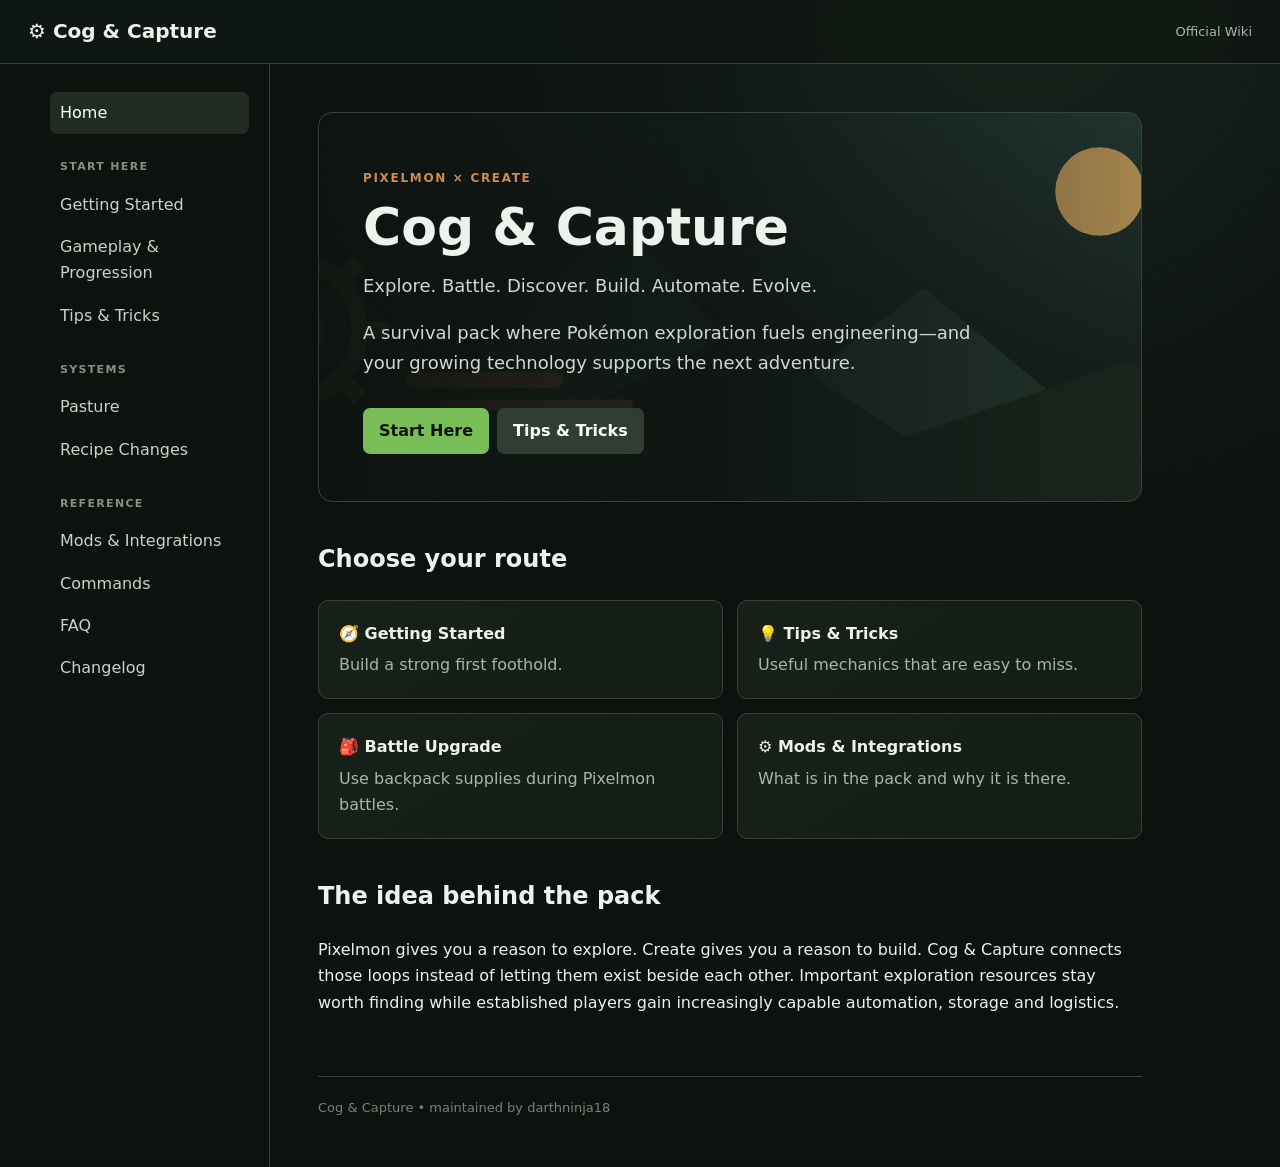
<file: index.html>
<!doctype html><html lang="en"><head><meta charset="utf-8"><meta name="viewport" content="width=device-width,initial-scale=1"><title>Cog & Capture Wiki</title><link rel="stylesheet" href="assets/style.css"></head><body><header><a class="brand" href="index.html">⚙ Cog &amp; Capture</a><span class="tag">Official Wiki</span></header><div class="layout"><nav><a class="active" href="index.html">Home</a><h3>Start Here</h3><a href="getting-started.html">Getting Started</a><a href="progression.html">Gameplay &amp; Progression</a><a href="tips.html">Tips &amp; Tricks</a><h3>Systems</h3><a href="pasture.html">Pasture</a><a href="recipes.html">Recipe Changes</a><h3>Reference</h3><a href="mods.html">Mods &amp; Integrations</a><a href="commands.html">Commands</a><a href="faq.html">FAQ</a><a href="changelog.html">Changelog</a></nav><main><section class="hero illustrated"><div><p class="eyebrow">PIXELMON × CREATE</p><h1>Cog &amp; Capture</h1><p>Explore. Battle. Discover. Build. Automate. Evolve.</p><p>A survival pack where Pokémon exploration fuels engineering—and your growing technology supports the next adventure.</p><div class="buttons"><a class="button" href="getting-started.html">Start Here</a><a class="button secondary" href="tips.html">Tips &amp; Tricks</a></div></div></section><h2>Choose your route</h2><div class="cards"><a class="card" href="getting-started.html"><b>🧭 Getting Started</b><span>Build a strong first foothold.</span></a><a class="card" href="tips.html"><b>💡 Tips &amp; Tricks</b><span>Useful mechanics that are easy to miss.</span></a><a class="card" href="battle-upgrade.html"><b>🎒 Battle Upgrade</b><span>Use backpack supplies during Pixelmon battles.</span></a><a class="card" href="mods.html"><b>⚙ Mods &amp; Integrations</b><span>What is in the pack and why it is there.</span></a></div><h2>The idea behind the pack</h2><p>Pixelmon gives you a reason to explore. Create gives you a reason to build. Cog &amp; Capture connects those loops instead of letting them exist beside each other. Important exploration resources stay worth finding while established players gain increasingly capable automation, storage and logistics.</p><footer>Cog &amp; Capture • maintained by darthninja18</footer></main></div></body></html>
</file>
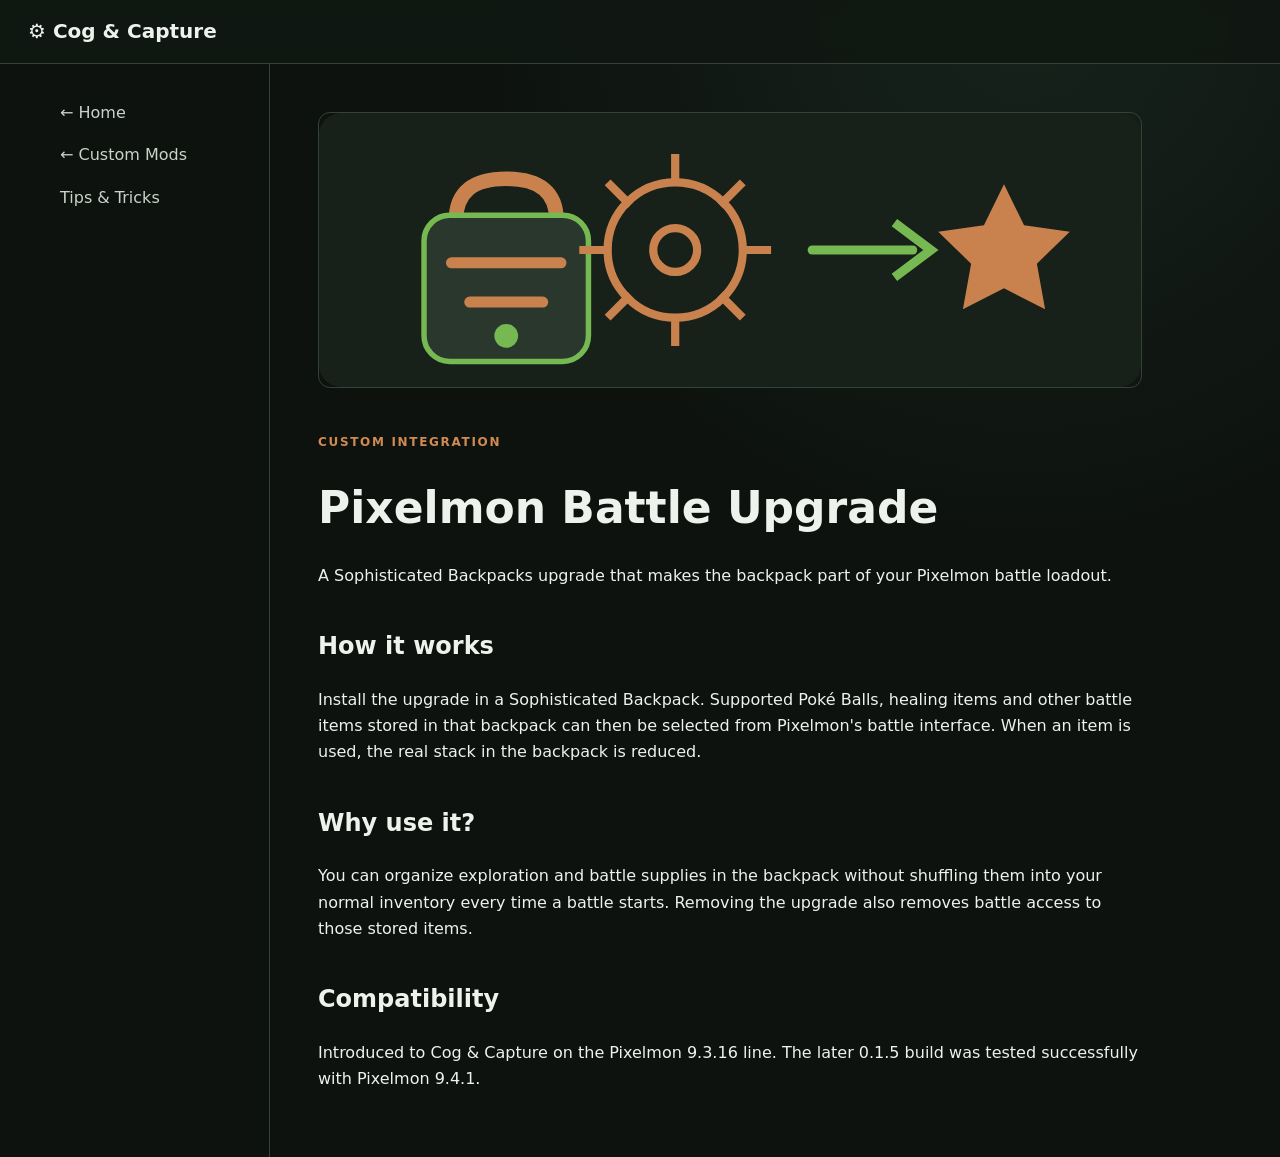
<file: battle-upgrade.html>
<!doctype html><html><head><meta charset="utf-8"><meta name="viewport" content="width=device-width"><title>Battle Upgrade | Cog & Capture</title><link rel="stylesheet" href="assets/style.css"></head><body><header><a class="brand" href="index.html">⚙ Cog &amp; Capture</a></header><div class="layout"><nav><a href="index.html">← Home</a><a href="mods.html">← Custom Mods</a><a href="tips.html">Tips &amp; Tricks</a></nav><main><img class="pageart" src="assets/battle-upgrade.svg" alt="Original illustration of a backpack, machinery and battle symbol"><p class="eyebrow">CUSTOM INTEGRATION</p><h1>Pixelmon Battle Upgrade</h1><p>A Sophisticated Backpacks upgrade that makes the backpack part of your Pixelmon battle loadout.</p><h2>How it works</h2><p>Install the upgrade in a Sophisticated Backpack. Supported Poké Balls, healing items and other battle items stored in that backpack can then be selected from Pixelmon's battle interface. When an item is used, the real stack in the backpack is reduced.</p><h2>Why use it?</h2><p>You can organize exploration and battle supplies in the backpack without shuffling them into your normal inventory every time a battle starts. Removing the upgrade also removes battle access to those stored items.</p><h2>Compatibility</h2><p>Introduced to Cog &amp; Capture on the Pixelmon 9.3.16 line. The later 0.1.5 build was tested successfully with Pixelmon 9.4.1.</p></main></div></body></html>
</file>
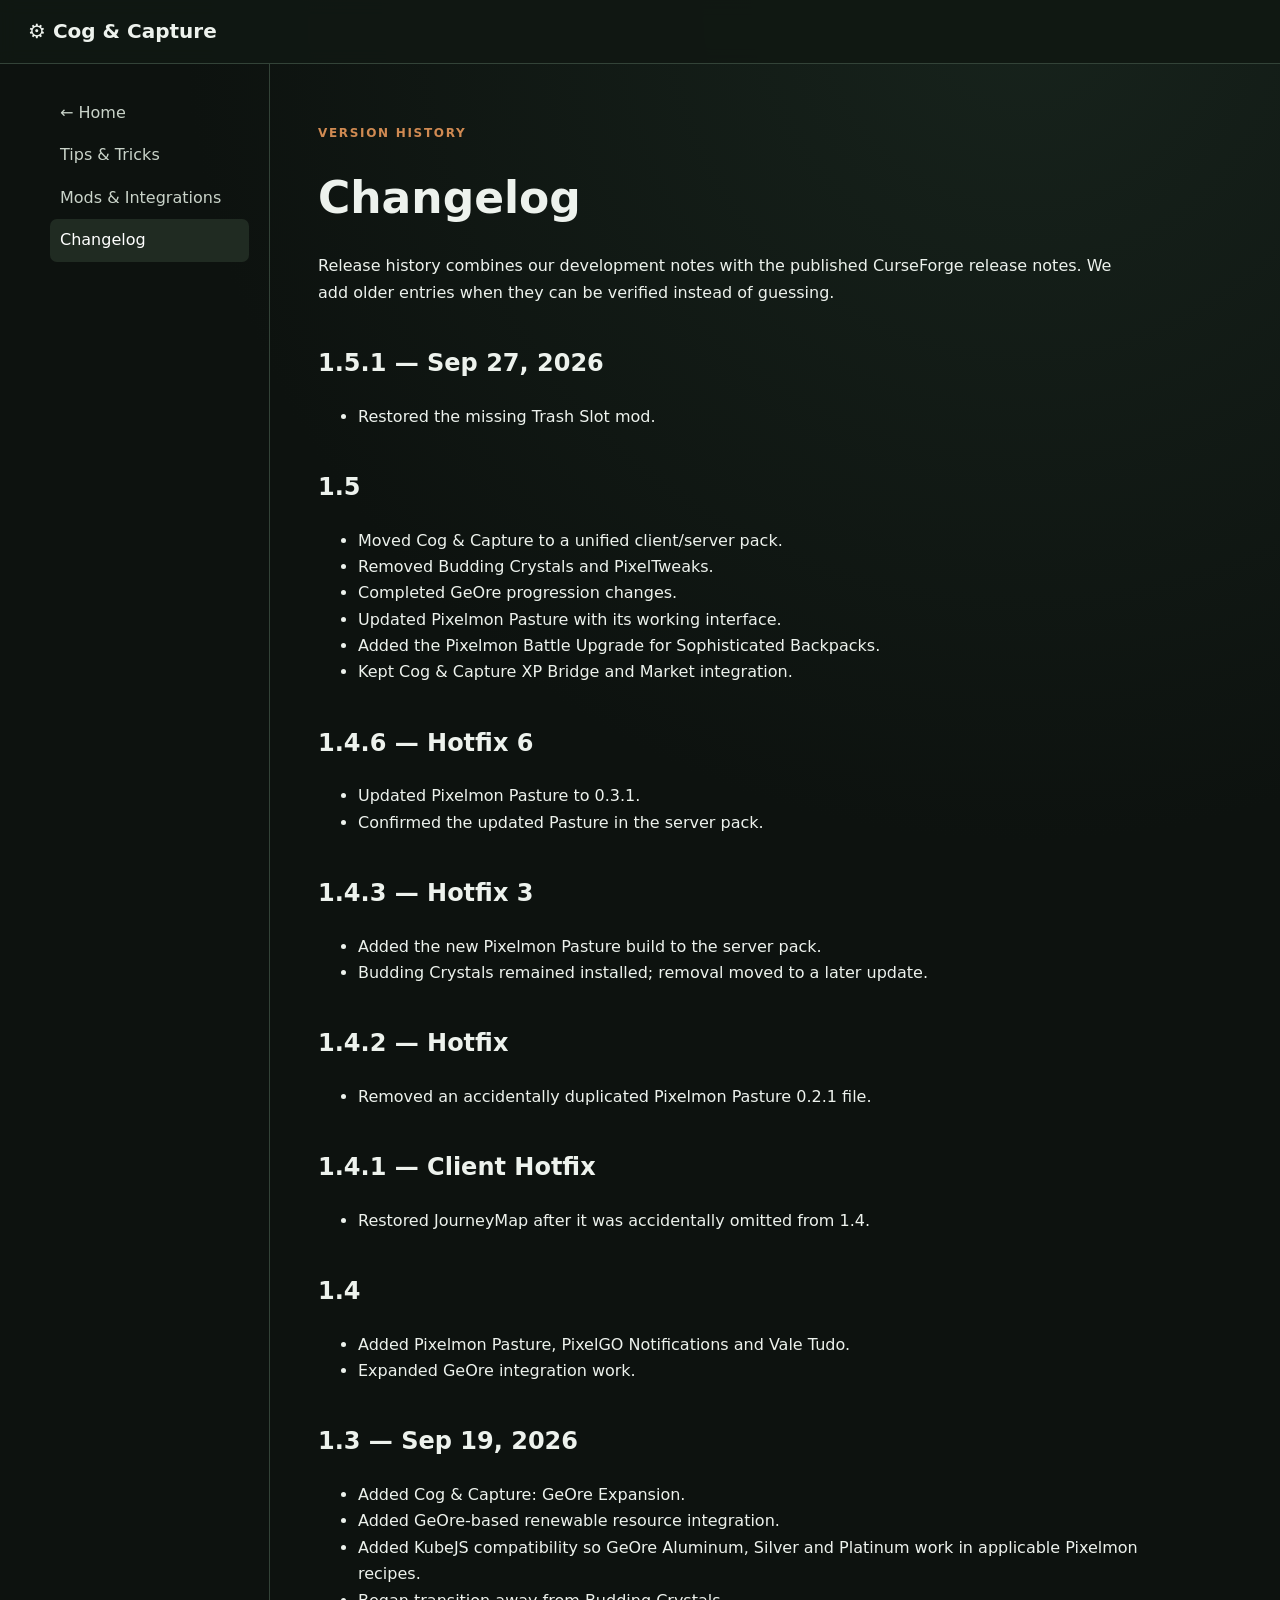
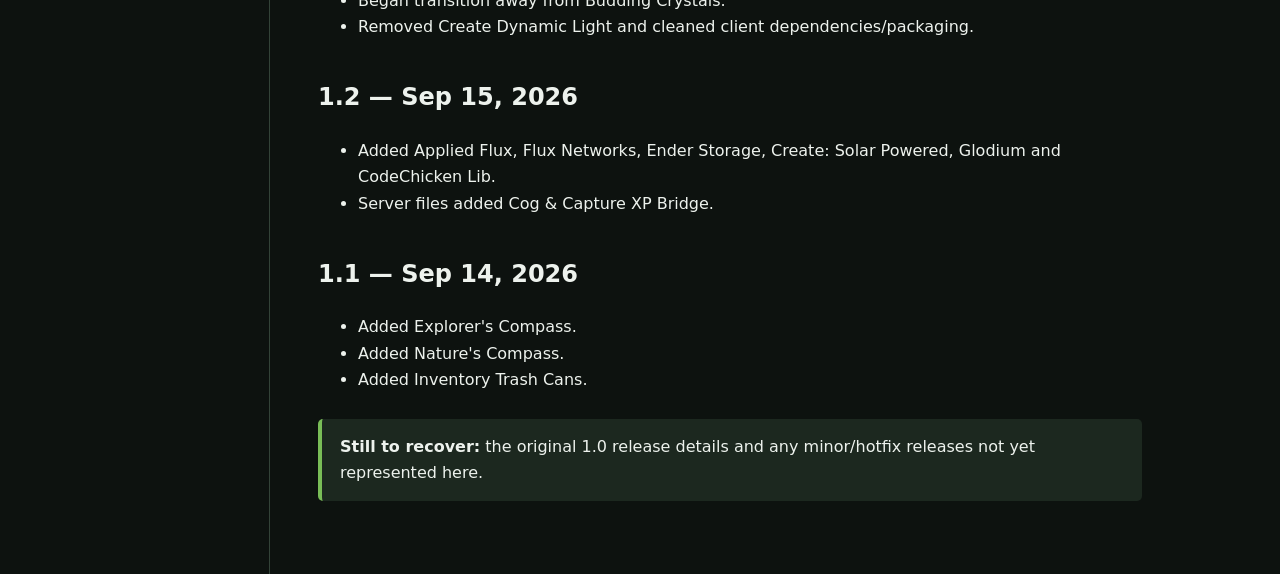
<file: changelog.html>
<!doctype html><html><head><meta charset="utf-8"><meta name="viewport" content="width=device-width"><title>Changelog | Cog & Capture</title><link rel="stylesheet" href="assets/style.css"></head><body><header><a class="brand" href="index.html">⚙ Cog &amp; Capture</a></header><div class="layout"><nav><a href="index.html">← Home</a><a href="tips.html">Tips &amp; Tricks</a><a href="mods.html">Mods &amp; Integrations</a><a class="active" href="changelog.html">Changelog</a></nav><main><p class="eyebrow">VERSION HISTORY</p><h1>Changelog</h1><p>Release history combines our development notes with the published CurseForge release notes. We add older entries when they can be verified instead of guessing.</p><h2>1.5.1 — Sep 27, 2026</h2><ul><li>Restored the missing Trash Slot mod.</li></ul><h2>1.5</h2><ul><li>Moved Cog &amp; Capture to a unified client/server pack.</li><li>Removed Budding Crystals and PixelTweaks.</li><li>Completed GeOre progression changes.</li><li>Updated Pixelmon Pasture with its working interface.</li><li>Added the Pixelmon Battle Upgrade for Sophisticated Backpacks.</li><li>Kept Cog &amp; Capture XP Bridge and Market integration.</li></ul><h2>1.4.6 — Hotfix 6</h2><ul><li>Updated Pixelmon Pasture to 0.3.1.</li><li>Confirmed the updated Pasture in the server pack.</li></ul><h2>1.4.3 — Hotfix 3</h2><ul><li>Added the new Pixelmon Pasture build to the server pack.</li><li>Budding Crystals remained installed; removal moved to a later update.</li></ul><h2>1.4.2 — Hotfix</h2><ul><li>Removed an accidentally duplicated Pixelmon Pasture 0.2.1 file.</li></ul><h2>1.4.1 — Client Hotfix</h2><ul><li>Restored JourneyMap after it was accidentally omitted from 1.4.</li></ul><h2>1.4</h2><ul><li>Added Pixelmon Pasture, PixelGO Notifications and Vale Tudo.</li><li>Expanded GeOre integration work.</li></ul><h2>1.3 — Sep 19, 2026</h2><ul><li>Added Cog &amp; Capture: GeOre Expansion.</li><li>Added GeOre-based renewable resource integration.</li><li>Added KubeJS compatibility so GeOre Aluminum, Silver and Platinum work in applicable Pixelmon recipes.</li><li>Began transition away from Budding Crystals.</li><li>Removed Create Dynamic Light and cleaned client dependencies/packaging.</li></ul><h2>1.2 — Sep 15, 2026</h2><ul><li>Added Applied Flux, Flux Networks, Ender Storage, Create: Solar Powered, Glodium and CodeChicken Lib.</li><li>Server files added Cog &amp; Capture XP Bridge.</li></ul><h2>1.1 — Sep 14, 2026</h2><ul><li>Added Explorer's Compass.</li><li>Added Nature's Compass.</li><li>Added Inventory Trash Cans.</li></ul><div class="notice"><strong>Still to recover:</strong> the original 1.0 release details and any minor/hotfix releases not yet represented here.</div></main></div></body></html>
</file>
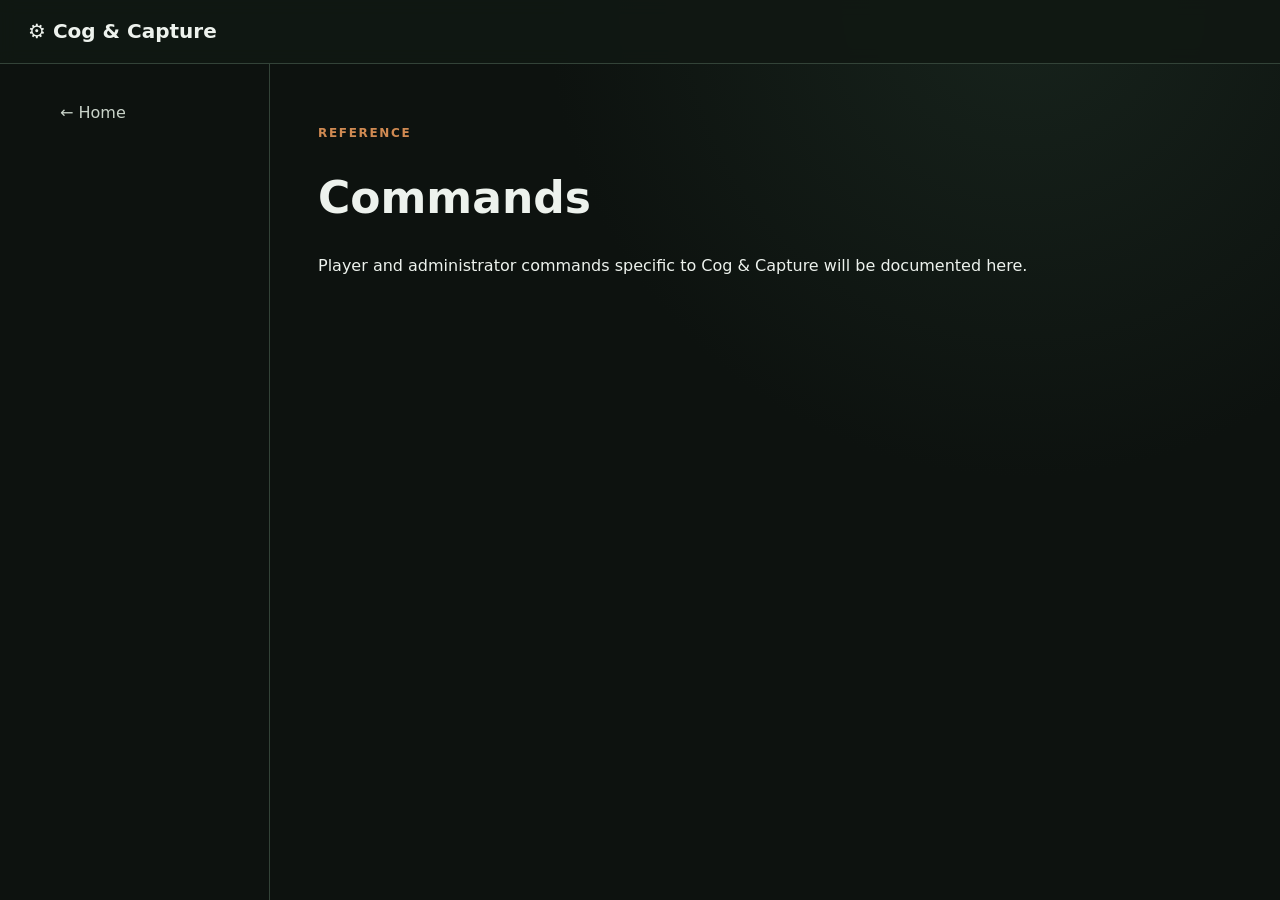
<file: commands.html>
<!doctype html><html><head><meta charset="utf-8"><meta name="viewport" content="width=device-width"><title>Commands | Cog & Capture</title><link rel="stylesheet" href="assets/style.css"></head><body><header><a class="brand" href="index.html">⚙ Cog &amp; Capture</a></header><div class="layout"><nav><a href="index.html">← Home</a></nav><main><p class="eyebrow">REFERENCE</p><h1>Commands</h1><p>Player and administrator commands specific to Cog &amp; Capture will be documented here.</p></main></div></body></html>
</file>
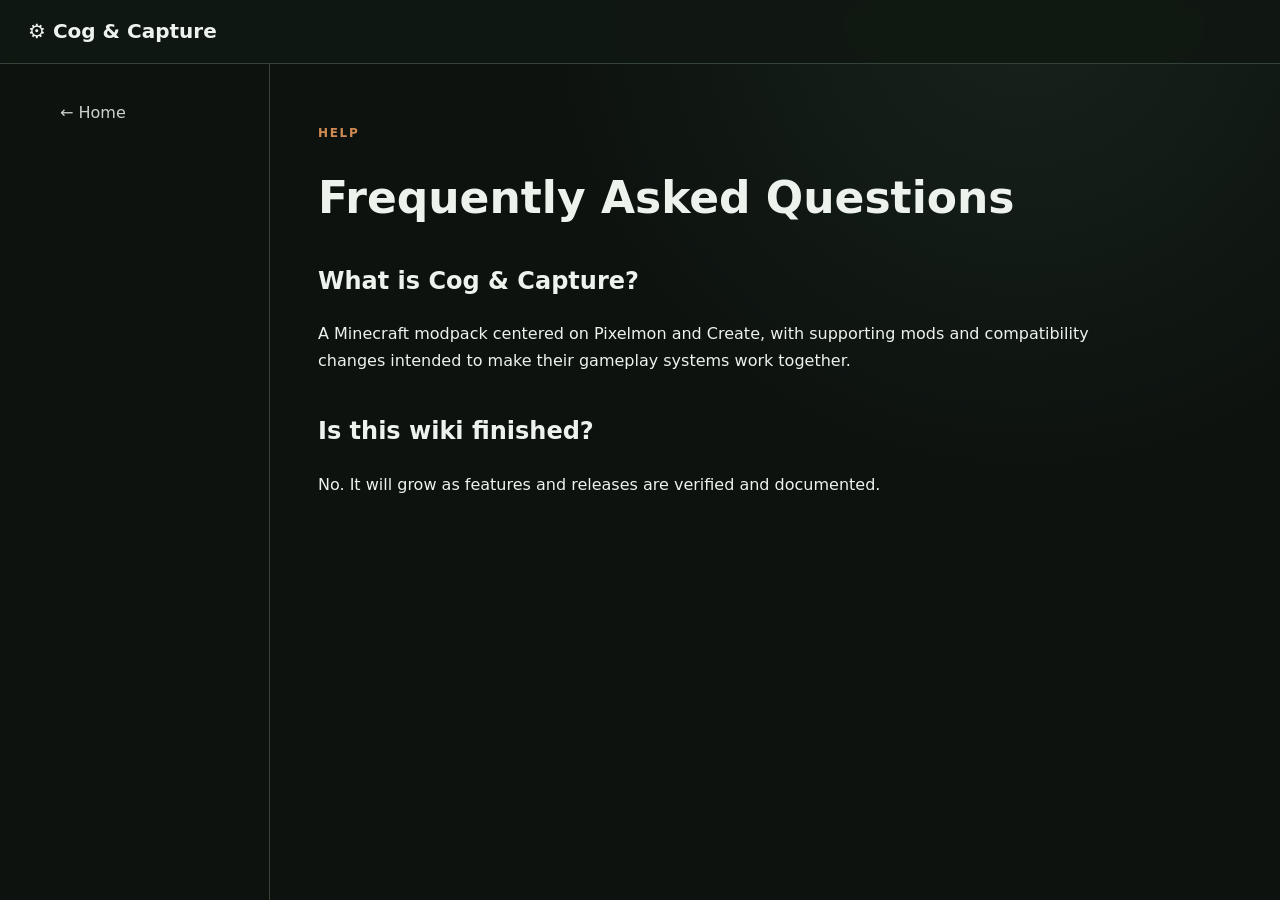
<file: faq.html>
<!doctype html><html><head><meta charset="utf-8"><meta name="viewport" content="width=device-width"><title>FAQ | Cog & Capture</title><link rel="stylesheet" href="assets/style.css"></head><body><header><a class="brand" href="index.html">⚙ Cog &amp; Capture</a></header><div class="layout"><nav><a href="index.html">← Home</a></nav><main><p class="eyebrow">HELP</p><h1>Frequently Asked Questions</h1><h2>What is Cog &amp; Capture?</h2><p>A Minecraft modpack centered on Pixelmon and Create, with supporting mods and compatibility changes intended to make their gameplay systems work together.</p><h2>Is this wiki finished?</h2><p>No. It will grow as features and releases are verified and documented.</p></main></div></body></html>
</file>
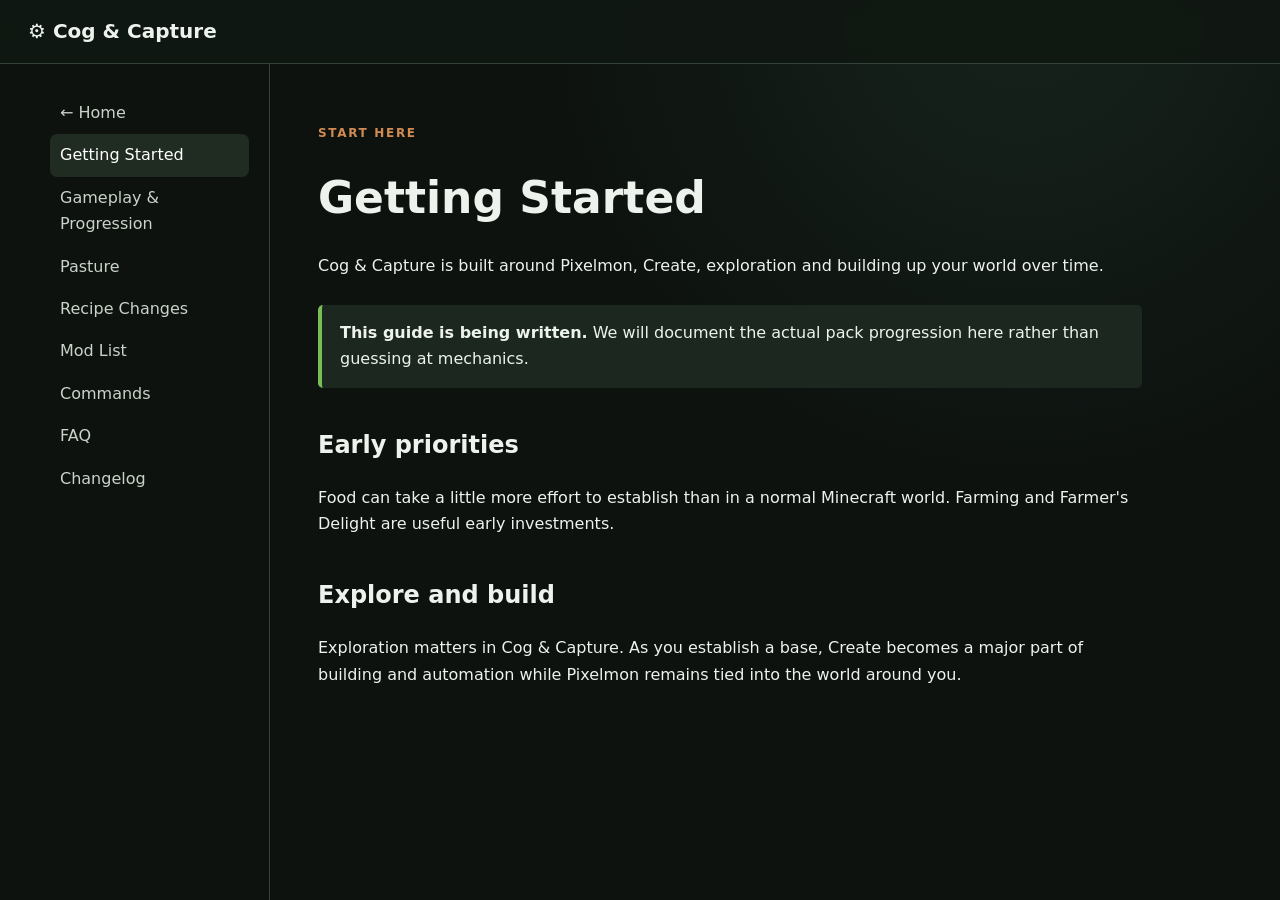
<file: getting-started.html>
<!doctype html><html><head><meta charset="utf-8"><meta name="viewport" content="width=device-width"><title>Getting Started | Cog & Capture</title><link rel="stylesheet" href="assets/style.css"></head><body><header><a class="brand" href="index.html">⚙ Cog &amp; Capture</a></header><div class="layout"><nav><a href="index.html">← Home</a><a class="active" href="getting-started.html">Getting Started</a><a href="progression.html">Gameplay &amp; Progression</a><a href="pasture.html">Pasture</a><a href="recipes.html">Recipe Changes</a><a href="mods.html">Mod List</a><a href="commands.html">Commands</a><a href="faq.html">FAQ</a><a href="changelog.html">Changelog</a></nav><main><p class="eyebrow">START HERE</p><h1>Getting Started</h1><p>Cog &amp; Capture is built around Pixelmon, Create, exploration and building up your world over time.</p><div class="notice"><strong>This guide is being written.</strong> We will document the actual pack progression here rather than guessing at mechanics.</div><h2>Early priorities</h2><p>Food can take a little more effort to establish than in a normal Minecraft world. Farming and Farmer's Delight are useful early investments.</p><h2>Explore and build</h2><p>Exploration matters in Cog &amp; Capture. As you establish a base, Create becomes a major part of building and automation while Pixelmon remains tied into the world around you.</p></main></div></body></html>
</file>
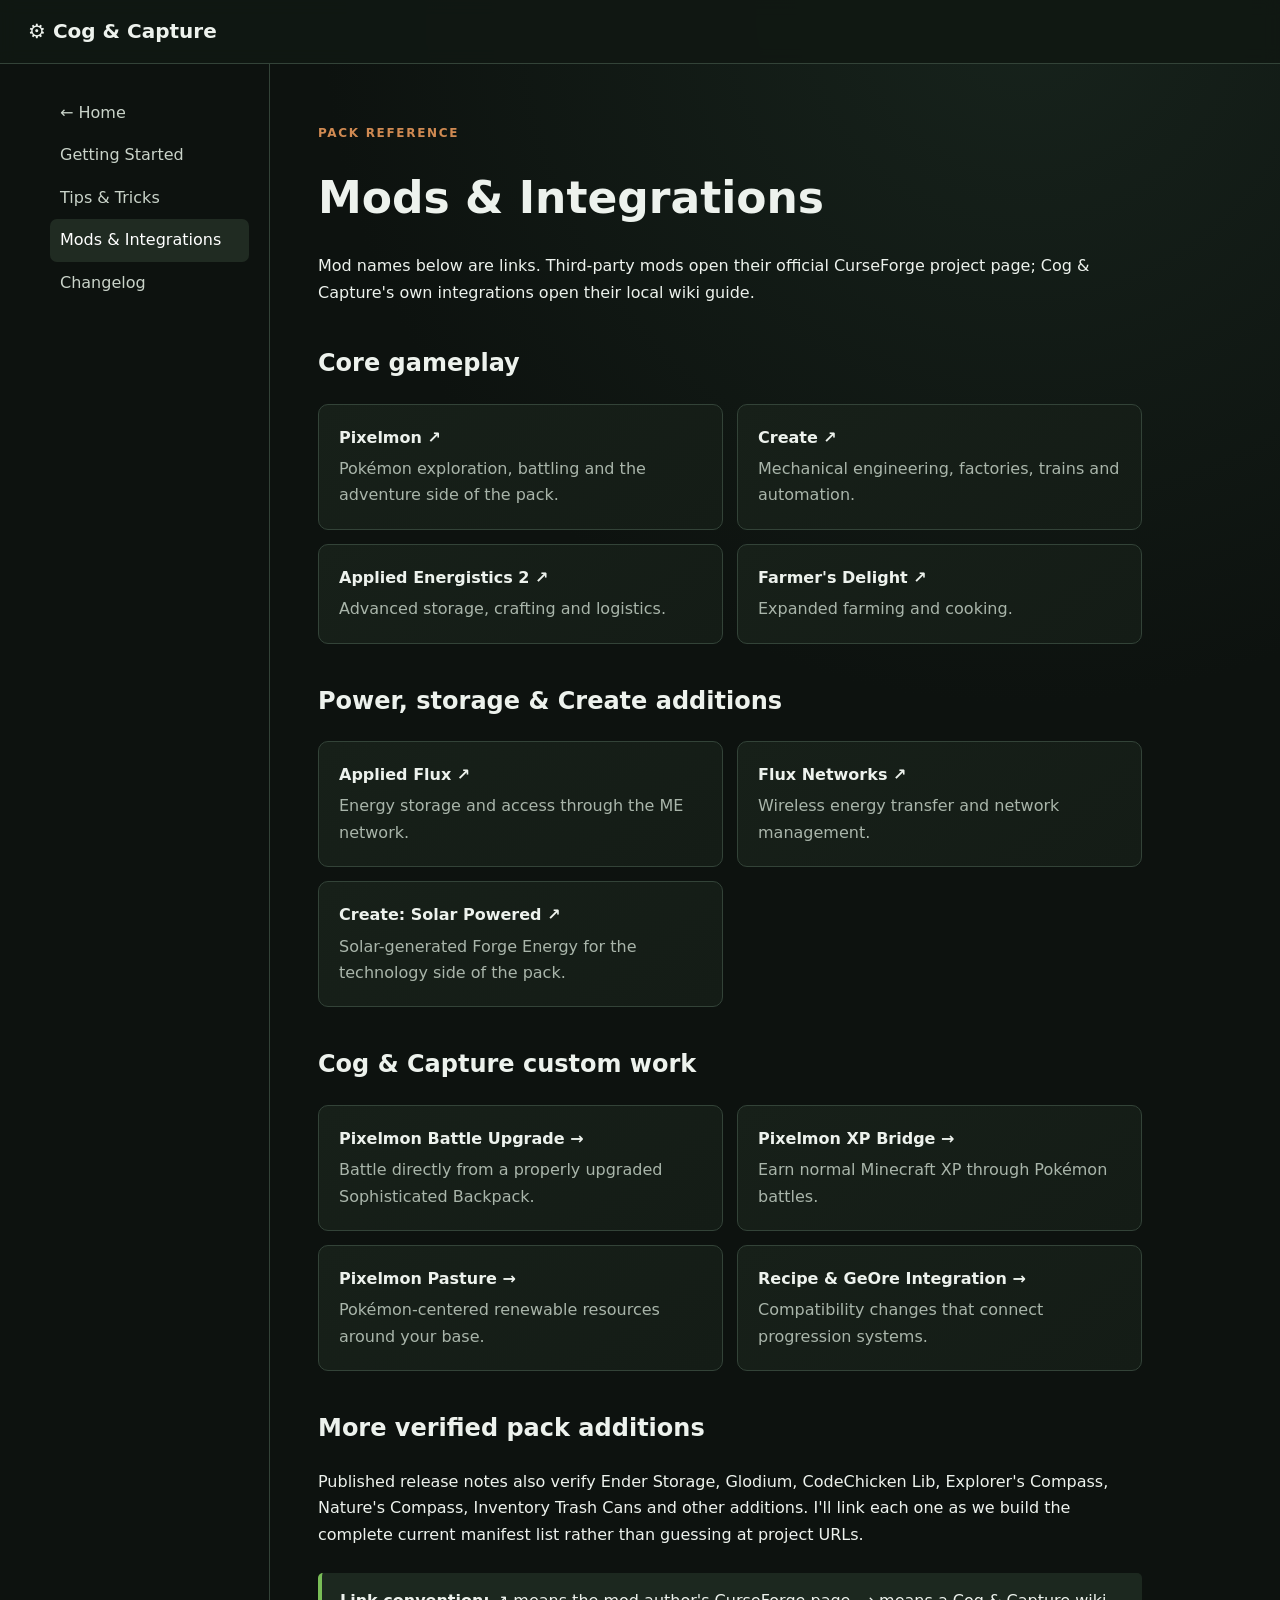
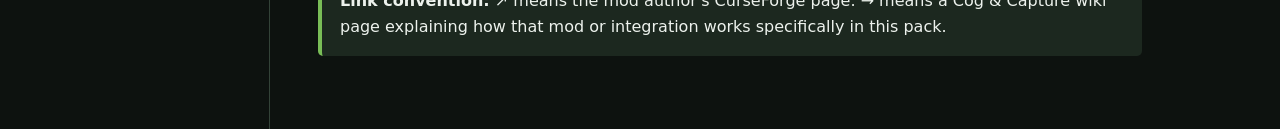
<file: mods.html>
<!doctype html><html><head><meta charset="utf-8"><meta name="viewport" content="width=device-width"><title>Mods & Integrations | Cog & Capture</title><link rel="stylesheet" href="assets/style.css"></head><body><header><a class="brand" href="index.html">⚙ Cog &amp; Capture</a></header><div class="layout"><nav><a href="index.html">← Home</a><a href="getting-started.html">Getting Started</a><a href="tips.html">Tips &amp; Tricks</a><a class="active" href="mods.html">Mods &amp; Integrations</a><a href="changelog.html">Changelog</a></nav><main><p class="eyebrow">PACK REFERENCE</p><h1>Mods &amp; Integrations</h1><p>Mod names below are links. Third-party mods open their official CurseForge project page; Cog &amp; Capture's own integrations open their local wiki guide.</p>
<h2>Core gameplay</h2><div class="cards">
<a class="card" href="https://www.curseforge.com/minecraft/mc-mods/pixelmon" target="_blank" rel="noopener"><b>Pixelmon ↗</b><span>Pokémon exploration, battling and the adventure side of the pack.</span></a>
<a class="card" href="https://www.curseforge.com/minecraft/mc-mods/create" target="_blank" rel="noopener"><b>Create ↗</b><span>Mechanical engineering, factories, trains and automation.</span></a>
<a class="card" href="https://www.curseforge.com/minecraft/mc-mods/applied-energistics-2" target="_blank" rel="noopener"><b>Applied Energistics 2 ↗</b><span>Advanced storage, crafting and logistics.</span></a>
<a class="card" href="https://www.curseforge.com/minecraft/mc-mods/farmers-delight" target="_blank" rel="noopener"><b>Farmer's Delight ↗</b><span>Expanded farming and cooking.</span></a></div>
<h2>Power, storage &amp; Create additions</h2><div class="cards">
<a class="card" href="https://www.curseforge.com/minecraft/mc-mods/applied-flux" target="_blank" rel="noopener"><b>Applied Flux ↗</b><span>Energy storage and access through the ME network.</span></a>
<a class="card" href="https://www.curseforge.com/minecraft/mc-mods/flux-networks" target="_blank" rel="noopener"><b>Flux Networks ↗</b><span>Wireless energy transfer and network management.</span></a>
<a class="card" href="https://www.curseforge.com/minecraft/mc-mods/create-solar-powered" target="_blank" rel="noopener"><b>Create: Solar Powered ↗</b><span>Solar-generated Forge Energy for the technology side of the pack.</span></a></div>
<h2>Cog &amp; Capture custom work</h2><div class="cards"><a class="card" href="battle-upgrade.html"><b>Pixelmon Battle Upgrade →</b><span>Battle directly from a properly upgraded Sophisticated Backpack.</span></a><a class="card" href="xp-bridge.html"><b>Pixelmon XP Bridge →</b><span>Earn normal Minecraft XP through Pokémon battles.</span></a><a class="card" href="pasture.html"><b>Pixelmon Pasture →</b><span>Pokémon-centered renewable resources around your base.</span></a><a class="card" href="recipes.html"><b>Recipe &amp; GeOre Integration →</b><span>Compatibility changes that connect progression systems.</span></a></div>
<h2>More verified pack additions</h2><p>Published release notes also verify Ender Storage, Glodium, CodeChicken Lib, Explorer's Compass, Nature's Compass, Inventory Trash Cans and other additions. I'll link each one as we build the complete current manifest list rather than guessing at project URLs.</p>
<div class="notice"><strong>Link convention:</strong> ↗ means the mod author's CurseForge page. → means a Cog &amp; Capture wiki page explaining how that mod or integration works specifically in this pack.</div></main></div></body></html>
</file>
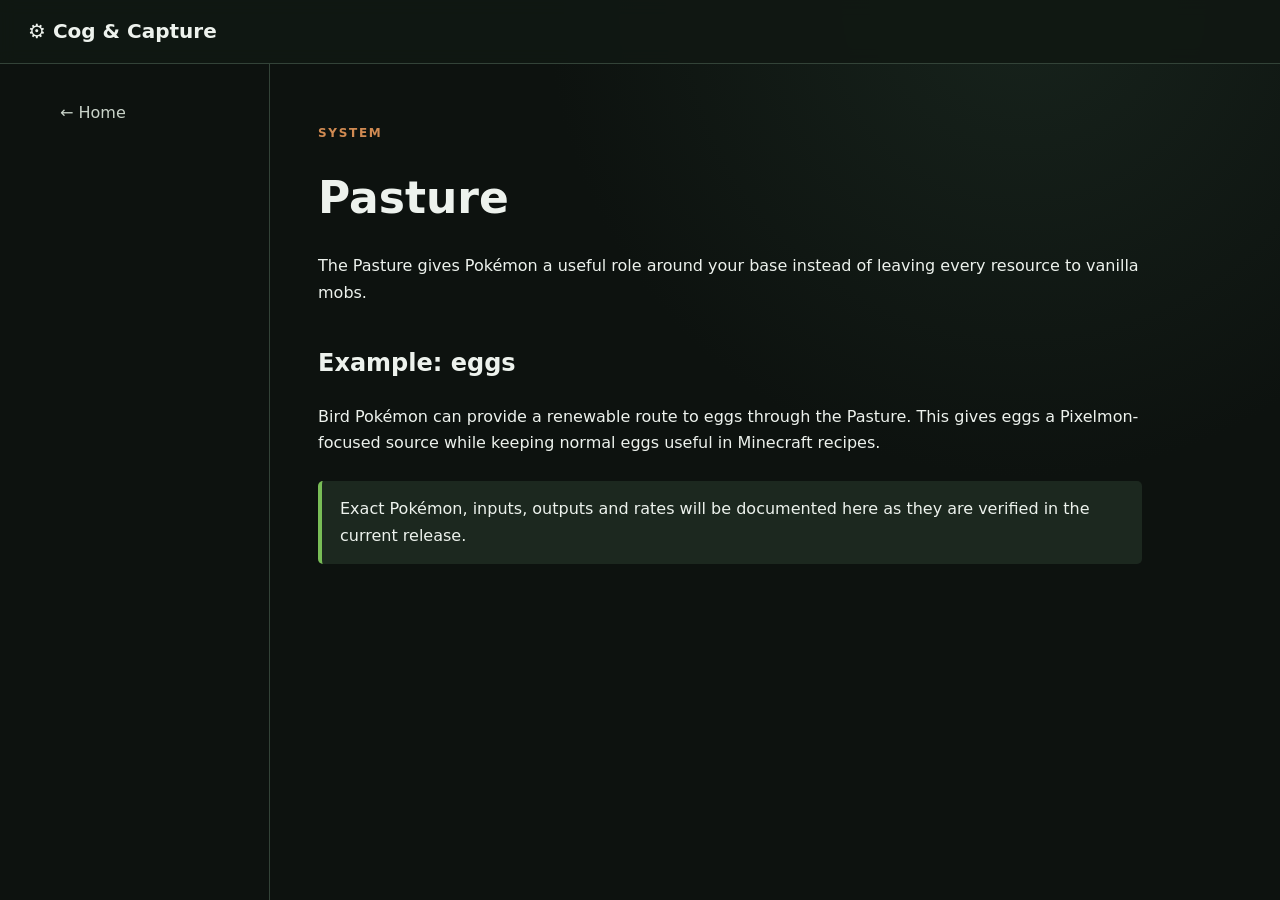
<file: pasture.html>
<!doctype html><html><head><meta charset="utf-8"><meta name="viewport" content="width=device-width"><title>Pasture | Cog & Capture</title><link rel="stylesheet" href="assets/style.css"></head><body><header><a class="brand" href="index.html">⚙ Cog &amp; Capture</a></header><div class="layout"><nav><a href="index.html">← Home</a></nav><main><p class="eyebrow">SYSTEM</p><h1>Pasture</h1><p>The Pasture gives Pokémon a useful role around your base instead of leaving every resource to vanilla mobs.</p><h2>Example: eggs</h2><p>Bird Pokémon can provide a renewable route to eggs through the Pasture. This gives eggs a Pixelmon-focused source while keeping normal eggs useful in Minecraft recipes.</p><div class="notice">Exact Pokémon, inputs, outputs and rates will be documented here as they are verified in the current release.</div></main></div></body></html>
</file>
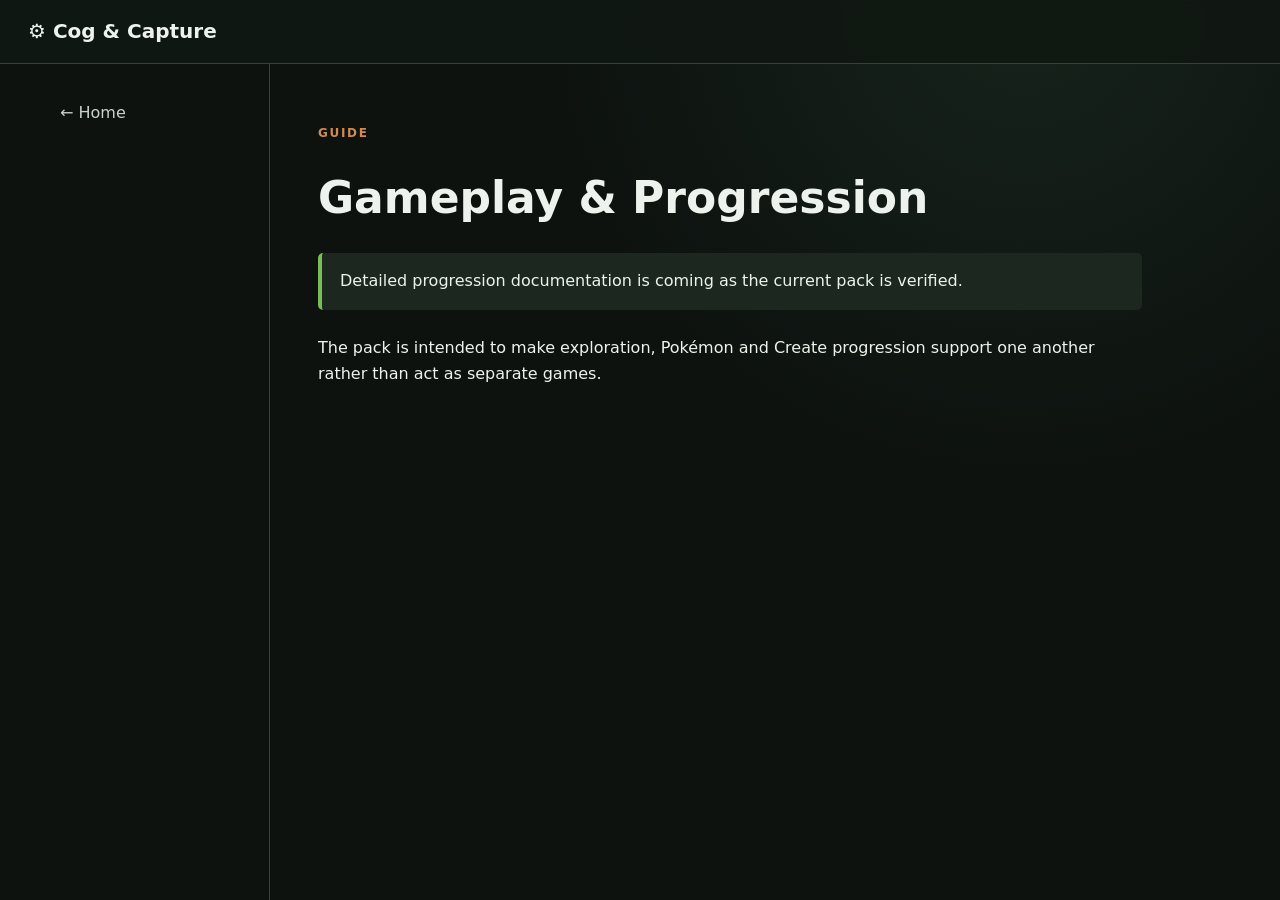
<file: progression.html>
<!doctype html><html><head><meta charset="utf-8"><meta name="viewport" content="width=device-width"><title>Progression | Cog & Capture</title><link rel="stylesheet" href="assets/style.css"></head><body><header><a class="brand" href="index.html">⚙ Cog &amp; Capture</a></header><div class="layout"><nav><a href="index.html">← Home</a></nav><main><p class="eyebrow">GUIDE</p><h1>Gameplay &amp; Progression</h1><div class="notice">Detailed progression documentation is coming as the current pack is verified.</div><p>The pack is intended to make exploration, Pokémon and Create progression support one another rather than act as separate games.</p></main></div></body></html>
</file>
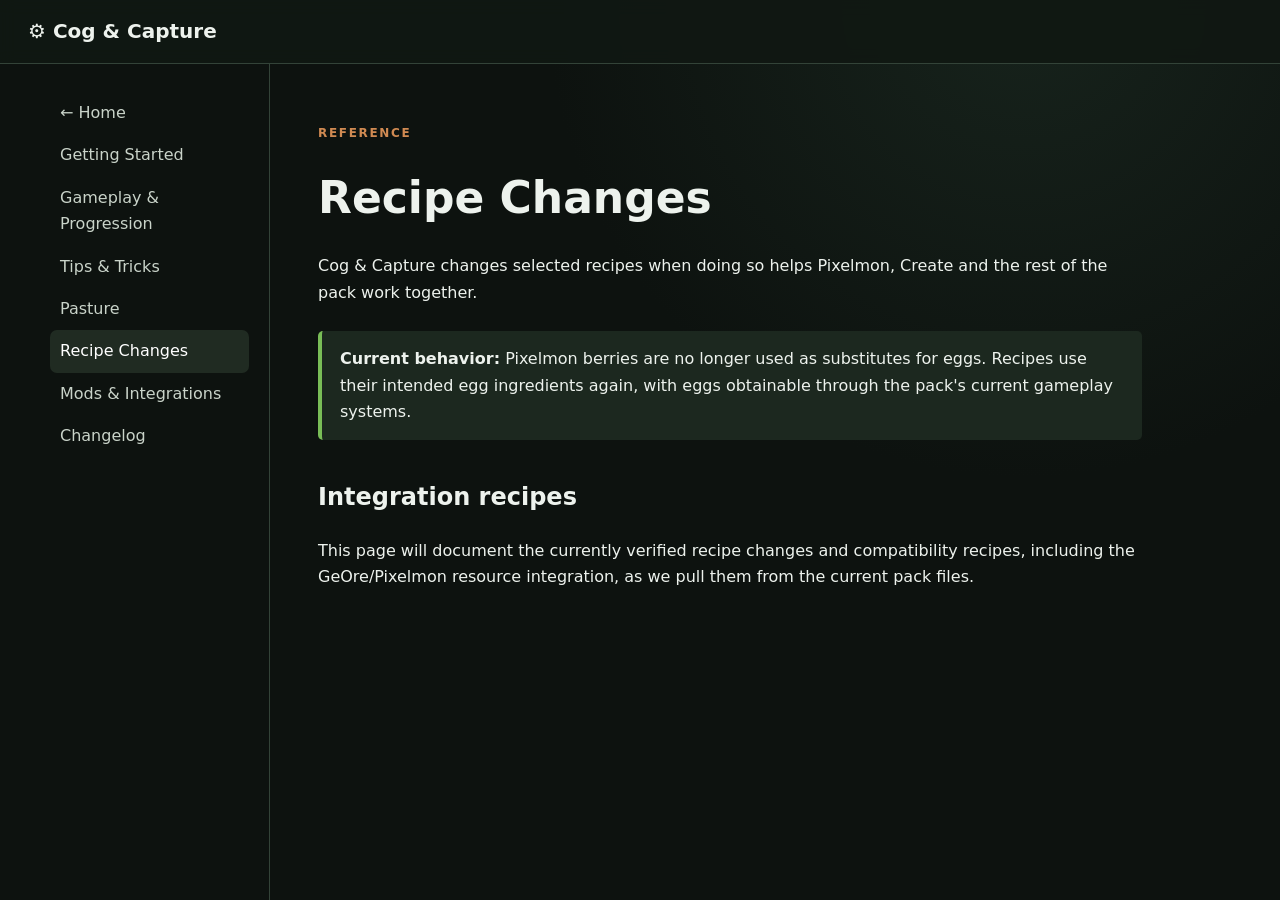
<file: recipes.html>
<!doctype html><html><head><meta charset="utf-8"><meta name="viewport" content="width=device-width"><title>Recipe Changes | Cog & Capture</title><link rel="stylesheet" href="assets/style.css"></head><body><header><a class="brand" href="index.html">⚙ Cog &amp; Capture</a></header><div class="layout"><nav><a href="index.html">← Home</a><a href="getting-started.html">Getting Started</a><a href="progression.html">Gameplay &amp; Progression</a><a href="tips.html">Tips &amp; Tricks</a><a href="pasture.html">Pasture</a><a class="active" href="recipes.html">Recipe Changes</a><a href="mods.html">Mods &amp; Integrations</a><a href="changelog.html">Changelog</a></nav><main><p class="eyebrow">REFERENCE</p><h1>Recipe Changes</h1><p>Cog &amp; Capture changes selected recipes when doing so helps Pixelmon, Create and the rest of the pack work together.</p><div class="notice"><strong>Current behavior:</strong> Pixelmon berries are no longer used as substitutes for eggs. Recipes use their intended egg ingredients again, with eggs obtainable through the pack's current gameplay systems.</div><h2>Integration recipes</h2><p>This page will document the currently verified recipe changes and compatibility recipes, including the GeOre/Pixelmon resource integration, as we pull them from the current pack files.</p></main></div></body></html>
</file>
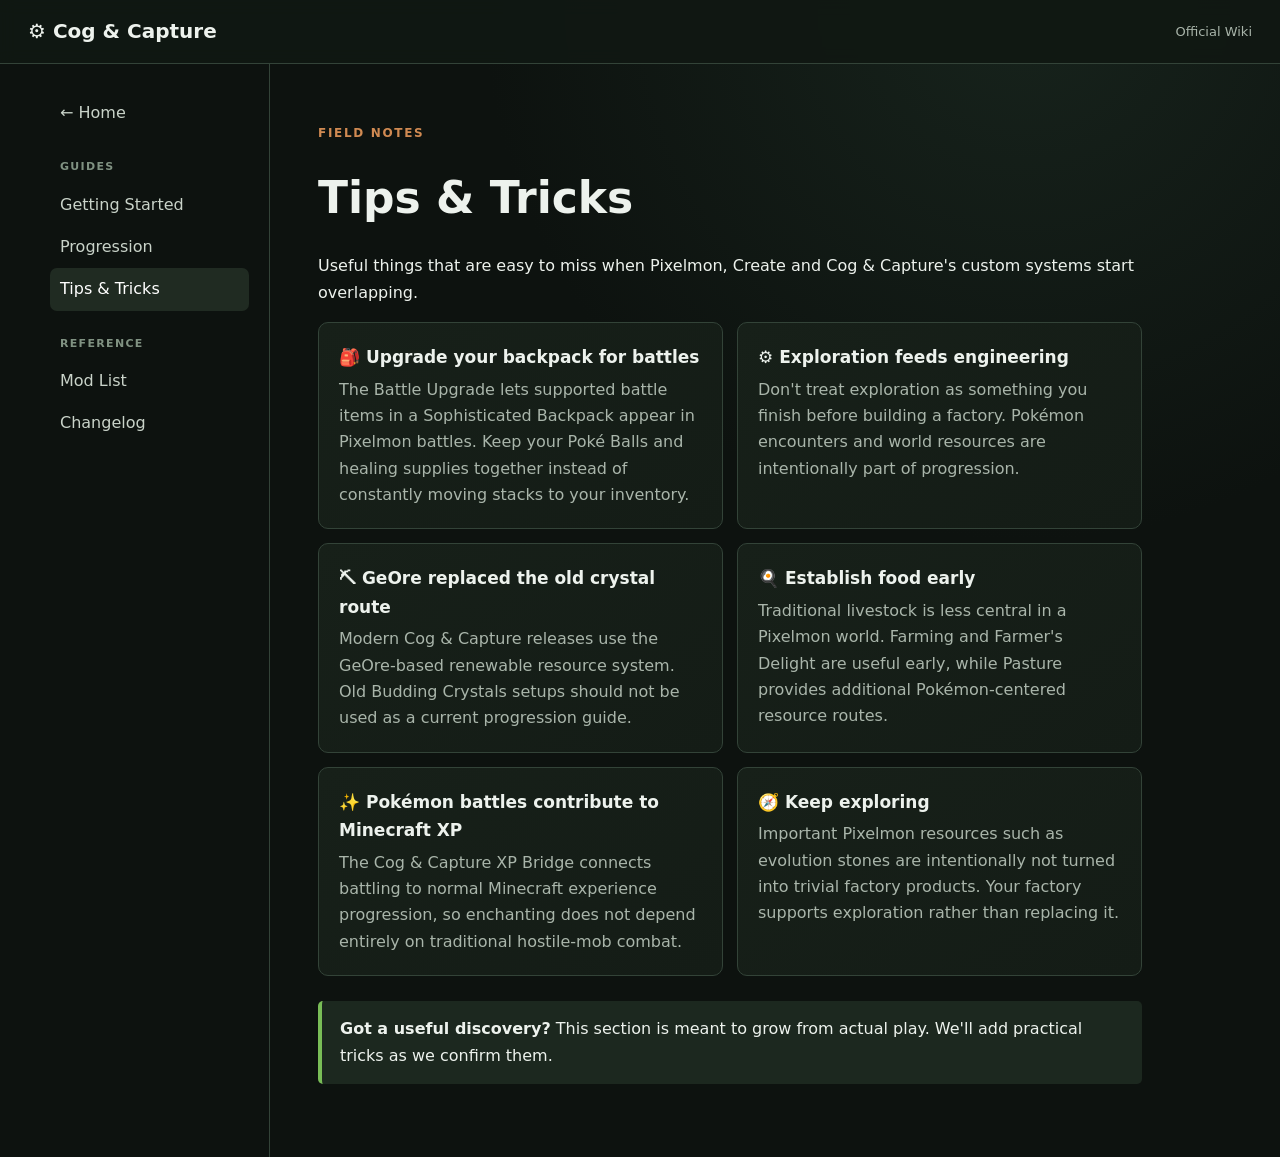
<file: tips.html>
<!doctype html><html><head><meta charset="utf-8"><meta name="viewport" content="width=device-width"><title>Tips & Tricks | Cog & Capture</title><link rel="stylesheet" href="assets/style.css"></head><body><header><a class="brand" href="index.html">⚙ Cog &amp; Capture</a><span class="tag">Official Wiki</span></header><div class="layout"><nav><a href="index.html">← Home</a><h3>Guides</h3><a href="getting-started.html">Getting Started</a><a href="progression.html">Progression</a><a class="active" href="tips.html">Tips &amp; Tricks</a><h3>Reference</h3><a href="mods.html">Mod List</a><a href="changelog.html">Changelog</a></nav><main><p class="eyebrow">FIELD NOTES</p><h1>Tips &amp; Tricks</h1><p>Useful things that are easy to miss when Pixelmon, Create and Cog &amp; Capture's custom systems start overlapping.</p><div class="tipgrid"><section class="tip"><b>🎒 Upgrade your backpack for battles</b><p>The Battle Upgrade lets supported battle items in a Sophisticated Backpack appear in Pixelmon battles. Keep your Poké Balls and healing supplies together instead of constantly moving stacks to your inventory.</p></section><section class="tip"><b>⚙ Exploration feeds engineering</b><p>Don't treat exploration as something you finish before building a factory. Pokémon encounters and world resources are intentionally part of progression.</p></section><section class="tip"><b>⛏ GeOre replaced the old crystal route</b><p>Modern Cog &amp; Capture releases use the GeOre-based renewable resource system. Old Budding Crystals setups should not be used as a current progression guide.</p></section><section class="tip"><b>🍳 Establish food early</b><p>Traditional livestock is less central in a Pixelmon world. Farming and Farmer's Delight are useful early, while Pasture provides additional Pokémon-centered resource routes.</p></section><section class="tip"><b>✨ Pokémon battles contribute to Minecraft XP</b><p>The Cog &amp; Capture XP Bridge connects battling to normal Minecraft experience progression, so enchanting does not depend entirely on traditional hostile-mob combat.</p></section><section class="tip"><b>🧭 Keep exploring</b><p>Important Pixelmon resources such as evolution stones are intentionally not turned into trivial factory products. Your factory supports exploration rather than replacing it.</p></section></div><div class="notice"><strong>Got a useful discovery?</strong> This section is meant to grow from actual play. We'll add practical tricks as we confirm them.</div></main></div></body></html>
</file>
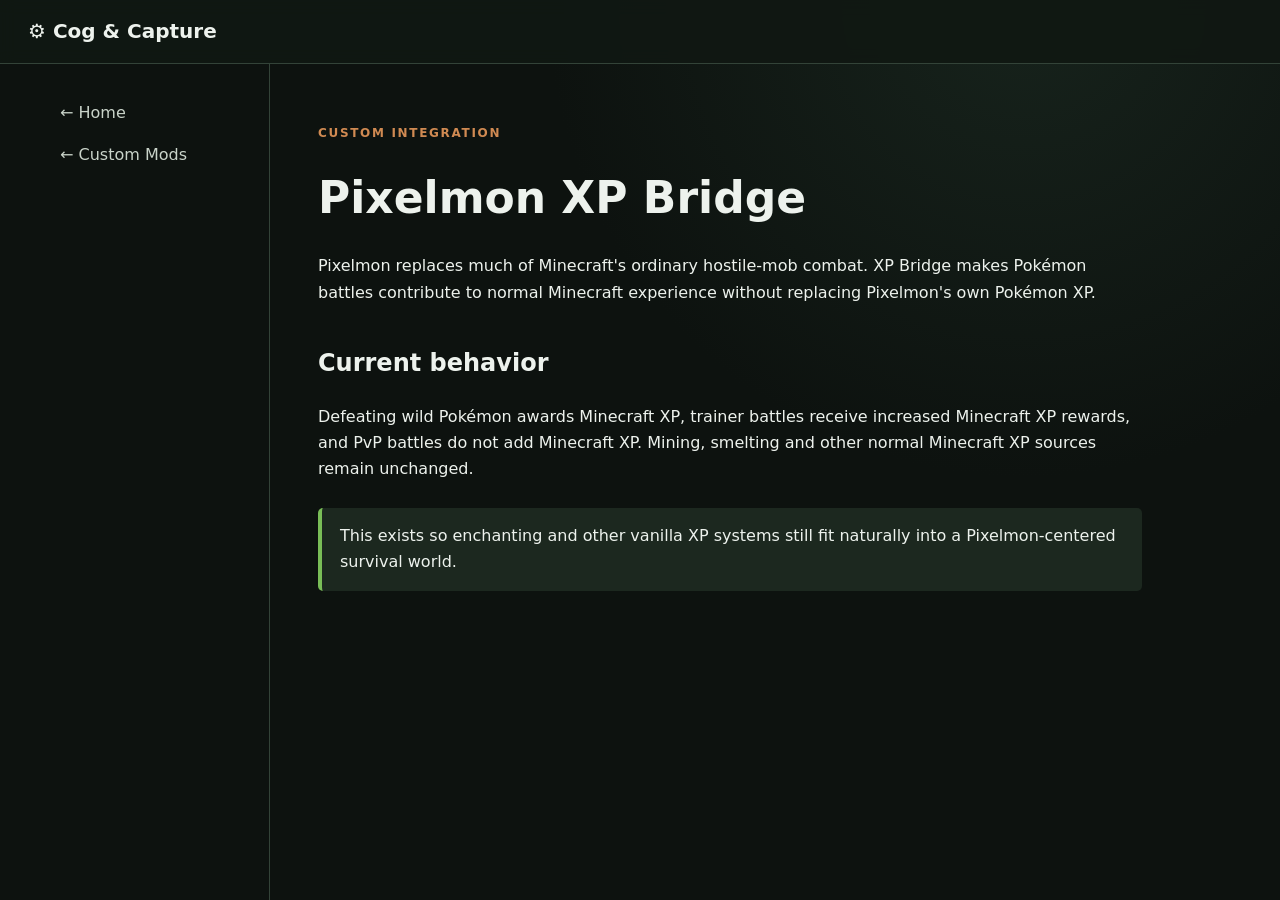
<file: xp-bridge.html>
<!doctype html><html><head><meta charset="utf-8"><meta name="viewport" content="width=device-width"><title>XP Bridge | Cog & Capture</title><link rel="stylesheet" href="assets/style.css"></head><body><header><a class="brand" href="index.html">⚙ Cog &amp; Capture</a></header><div class="layout"><nav><a href="index.html">← Home</a><a href="mods.html">← Custom Mods</a></nav><main><p class="eyebrow">CUSTOM INTEGRATION</p><h1>Pixelmon XP Bridge</h1><p>Pixelmon replaces much of Minecraft's ordinary hostile-mob combat. XP Bridge makes Pokémon battles contribute to normal Minecraft experience without replacing Pixelmon's own Pokémon XP.</p><h2>Current behavior</h2><p>Defeating wild Pokémon awards Minecraft XP, trainer battles receive increased Minecraft XP rewards, and PvP battles do not add Minecraft XP. Mining, smelting and other normal Minecraft XP sources remain unchanged.</p><div class="notice">This exists so enchanting and other vanilla XP systems still fit naturally into a Pixelmon-centered survival world.</div></main></div></body></html>
</file>
<file: assets/style.css>
:root{--bg:#0d120f;--panel:#172019;--panel2:#202b22;--text:#edf2ed;--muted:#a9b5aa;--green:#79bd57;--copper:#d08a52;--line:#334338}*{box-sizing:border-box}body{margin:0;background:radial-gradient(circle at 80% 0,#17231c 0,#0d120f 35%);color:var(--text);font:16px/1.65 system-ui,-apple-system,Segoe UI,sans-serif}header{height:64px;display:flex;align-items:center;padding:0 28px;border-bottom:1px solid var(--line);background:#111813ee;backdrop-filter:blur(8px);position:sticky;top:0;z-index:2}.brand{font-size:20px;font-weight:800;color:var(--text);text-decoration:none}.tag{margin-left:auto;color:var(--muted);font-size:13px}.layout{display:grid;grid-template-columns:240px minmax(0,920px);max-width:1220px;margin:auto}nav{padding:28px 20px;border-right:1px solid var(--line);min-height:calc(100vh - 64px)}nav h3{font-size:11px;text-transform:uppercase;letter-spacing:.12em;color:#809282;margin:24px 10px 7px}nav a{display:block;padding:8px 10px;color:#c9d3c9;text-decoration:none;border-radius:7px}nav a:hover,.active{background:var(--panel2);color:#fff}main{padding:48px}.hero{padding:44px;border:1px solid var(--line);border-radius:14px;margin-bottom:28px;overflow:hidden}.illustrated{min-height:390px;background:linear-gradient(90deg,rgba(13,18,15,.96) 0%,rgba(13,18,15,.78) 48%,rgba(13,18,15,.18) 100%),url('hero.svg') center/cover}.hero h1{font-size:52px;line-height:1;margin:8px 0 18px}.hero p{max-width:620px;color:#d0d9d1;font-size:18px}.eyebrow{color:var(--copper)!important;font-weight:800;letter-spacing:.14em;font-size:12px!important}.button{display:inline-block;margin:12px 8px 0 0;padding:10px 16px;background:var(--green);color:#101510;text-decoration:none;border-radius:7px;font-weight:800}.secondary{background:#303d32;color:#fff}.notice{padding:15px 18px;background:#1c281f;border-left:4px solid var(--green);border-radius:5px;margin:25px 0}.cards,.tipgrid{display:grid;grid-template-columns:1fr 1fr;gap:14px}.card,.tip{padding:20px;background:linear-gradient(145deg,var(--panel),#141c16);border:1px solid var(--line);border-radius:10px;text-decoration:none;color:var(--text)}a.card:hover{border-color:var(--green);transform:translateY(-1px)}.card b,.card span{display:block}.card span,.tip p{color:var(--muted);margin:5px 0 0}.tip b{font-size:17px}.pageart{width:100%;border:1px solid var(--line);border-radius:12px;margin-bottom:25px}h1{font-size:44px;line-height:1.15}h2{margin-top:38px}footer{margin-top:60px;padding-top:20px;border-top:1px solid var(--line);color:#778277;font-size:13px}@media(max-width:760px){.layout{display:block}nav{min-height:0;border-right:0;border-bottom:1px solid var(--line)}main{padding:24px}.hero{padding:28px}.hero h1{font-size:39px}.cards,.tipgrid{grid-template-columns:1fr}.tag{display:none}.illustrated{background-position:60% center}}
</file>
